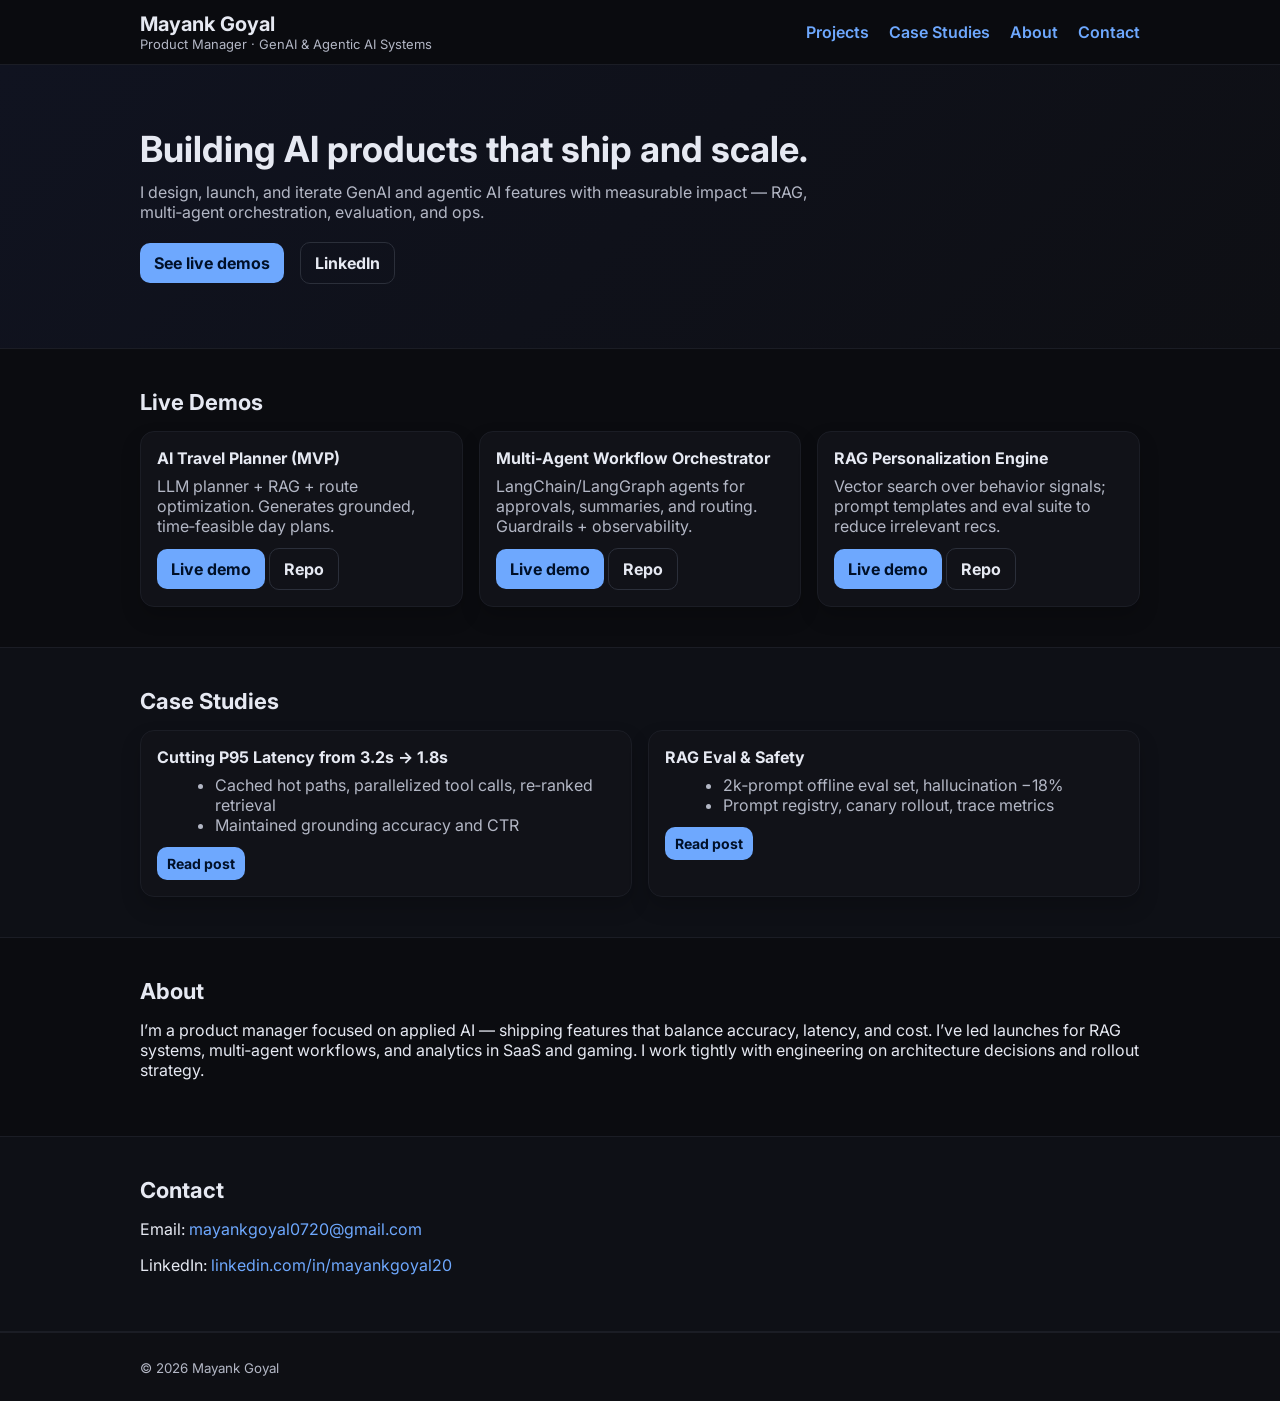
<file: website/index.html>
<!doctype html>
<html lang="en">
<head>
  <meta charset="utf-8">
  <meta name="viewport" content="width=device-width, initial-scale=1">
  <title>Mayank Goyal · AI PM Portfolio</title>
  <meta name="description" content="AI Product Manager portfolio: GenAI & agentic AI demos, case studies, and architecture notes.">
  <link rel="stylesheet" href="style.css">
  <link rel="preconnect" href="https://fonts.googleapis.com">
  <link rel="preconnect" href="https://fonts.gstatic.com" crossorigin>
  <link href="https://fonts.googleapis.com/css2?family=Inter:wght@400;500;600;700&display=swap" rel="stylesheet">
</head>
<body>
  <header class="site-header">
    <div class="wrap">
      <div class="brand">
        <h1>Mayank Goyal</h1>
        <p>Product Manager · GenAI & Agentic AI Systems</p>
      </div>
      <nav class="nav">
        <a href="#projects">Projects</a>
        <a href="#case-studies">Case Studies</a>
        <a href="#about">About</a>
        <a href="#contact">Contact</a>
      </nav>
    </div>
  </header>

  <main>
    <section class="hero">
      <div class="wrap">
        <h2>Building AI products that ship and scale.</h2>
        <p>I design, launch, and iterate GenAI and agentic AI features with measurable impact — RAG, multi‑agent orchestration, evaluation, and ops.</p>
        <div class="cta">
          <a class="btn" href="#projects">See live demos</a>
          <a class="btn ghost" href="https://www.linkedin.com/in/mayankgoyal20" target="_blank" rel="noopener">LinkedIn</a>
        </div>
      </div>
    </section>

    <section id="projects" class="section">
      <div class="wrap">
        <h3>Live Demos</h3>
        <div class="grid">
          <article class="card">
            <h4>AI Travel Planner (MVP)</h4>
            <p>LLM planner + RAG + route optimization. Generates grounded, time‑feasible day plans.</p>
            <div class="actions">
              <a class="btn" id="travelDemo" target="_blank" rel="noopener" href="#">Live demo</a>
              <a class="btn ghost" id="travelRepo" target="_blank" rel="noopener" href="#">Repo</a>
            </div>
          </article>

          <article class="card">
            <h4>Multi‑Agent Workflow Orchestrator</h4>
            <p>LangChain/LangGraph agents for approvals, summaries, and routing. Guardrails + observability.</p>
            <div class="actions">
              <a class="btn" id="agentDemo" target="_blank" rel="noopener" href="#">Live demo</a>
              <a class="btn ghost" id="agentRepo" target="_blank" rel="noopener" href="#">Repo</a>
            </div>
          </article>

          <article class="card">
            <h4>RAG Personalization Engine</h4>
            <p>Vector search over behavior signals; prompt templates and eval suite to reduce irrelevant recs.</p>
            <div class="actions">
              <a class="btn" id="ragDemo" target="_blank" rel="noopener" href="#">Live demo</a>
              <a class="btn ghost" id="ragRepo" target="_blank" rel="noopener" href="#">Repo</a>
            </div>
          </article>
        </div>
      </div>
    </section>

    <section id="case-studies" class="section alt">
      <div class="wrap">
        <h3>Case Studies</h3>
        <div class="grid">
          <article class="card case">
            <h4>Cutting P95 Latency from 3.2s → 1.8s</h4>
            <ul>
              <li>Cached hot paths, parallelized tool calls, re‑ranked retrieval</li>
              <li>Maintained grounding accuracy and CTR</li>
            </ul>
            <a class="btn small" href="#" target="_blank">Read post</a>
          </article>
          <article class="card case">
            <h4>RAG Eval & Safety</h4>
            <ul>
              <li>2k‑prompt offline eval set, hallucination −18%</li>
              <li>Prompt registry, canary rollout, trace metrics</li>
            </ul>
            <a class="btn small" href="#" target="_blank">Read post</a>
          </article>
        </div>
      </div>
    </section>

    <section id="about" class="section">
      <div class="wrap">
        <h3>About</h3>
        <p>I’m a product manager focused on applied AI — shipping features that balance accuracy, latency, and cost. I’ve led launches for RAG systems, multi‑agent workflows, and analytics in SaaS and gaming. I work tightly with engineering on architecture decisions and rollout strategy.</p>
      </div>
    </section>

    <section id="contact" class="section alt">
      <div class="wrap">
        <h3>Contact</h3>
        <p>Email: <a href="mailto:mayankgoyal0720@gmail.com">mayankgoyal0720@gmail.com</a></p>
        <p>LinkedIn: <a target="_blank" rel="noopener" href="https://www.linkedin.com/in/mayankgoyal20">linkedin.com/in/mayankgoyal20</a></p>
      </div>
    </section>
  </main>

  <footer class="site-footer">
    <div class="wrap">
      <small>© <span id="year"></span> Mayank Goyal</small>
    </div>
  </footer>

  <script>
    document.getElementById('year').textContent = new Date().getFullYear();
    // Replace these with your real URLs
    document.getElementById('travelDemo').href = "https://huggingface.co/spaces/Mgoyal20/mayank_portfolio";
    document.getElementById('travelRepo').href = "https://github.com/mgoyal20/mayank_portfolio";
    document.getElementById('agentDemo').href = "#";
    document.getElementById('agentRepo').href = "#";
    document.getElementById('ragDemo').href = "#";
    document.getElementById('ragRepo').href = "#";
  </script>
</body>
</html>
</file>
<file: website/style.css>
:root{--bg:#0b0c10;--card:#111218;--muted:#b3b7c5;--fg:#e6e9f2;--brand:#6ea8fe;--accent:#8aeea2;}
*{box-sizing:border-box}
html,body{margin:0;padding:0;font-family:'Inter',system-ui,-apple-system,Segoe UI,Roboto,Helvetica,Arial,sans-serif;background:var(--bg);color:var(--fg);}
a{color:var(--brand);text-decoration:none}
.wrap{max-width:1040px;margin:0 auto;padding:0 20px}
.site-header{position:sticky;top:0;background:rgba(11,12,16,.85);backdrop-filter:saturate(160%) blur(8px);border-bottom:1px solid #1b1d25;z-index:10}
.site-header .wrap{display:flex;align-items:center;justify-content:space-between;height:64px}
.brand h1{margin:0;font-size:20px}
.brand p{margin:0;color:var(--muted);font-size:13px}
.nav a{margin-left:16px;font-weight:600}
.hero{padding:64px 0;background:linear-gradient(135deg,#101320 0%,#0e0f14 100%);border-bottom:1px solid #1b1d25}
.hero h2{margin:0 0 12px;font-size:36px;line-height:1.15}
.hero p{margin:0 0 20px;color:var(--muted);max-width:720px}
.cta .btn{margin-right:12px}
.section{padding:40px 0}
.section.alt{background:#0e1016;border-top:1px solid #1b1d25;border-bottom:1px solid #1b1d25}
h3{margin:0 0 16px;font-size:22px}
.grid{display:grid;grid-template-columns:repeat(auto-fit,minmax(260px,1fr));gap:16px}
.card{background:var(--card);border:1px solid #1b1d25;border-radius:14px;padding:16px;box-shadow:0 10px 20px rgba(0,0,0,.18)}
.card h4{margin:0 0 8px}
.card p{margin:0 0 12px;color:var(--muted)}
.card.case ul{margin:0 0 12px 18px;color:var(--muted)}
.btn{display:inline-block;background:var(--brand);color:#001028;padding:10px 14px;border-radius:10px;font-weight:700}
.btn.ghost{background:transparent;color:var(--fg);border:1px solid #2b2f3a}
.btn.small{padding:8px 10px;font-size:14px}
.site-footer{padding:24px 0;color:var(--muted);border-top:1px solid #1b1d25;background:#0e0f14}
@media (max-width:600px){.site-header .wrap{flex-direction:column;height:auto;padding:10px 0}.nav{padding:10px 0}}
</file>
